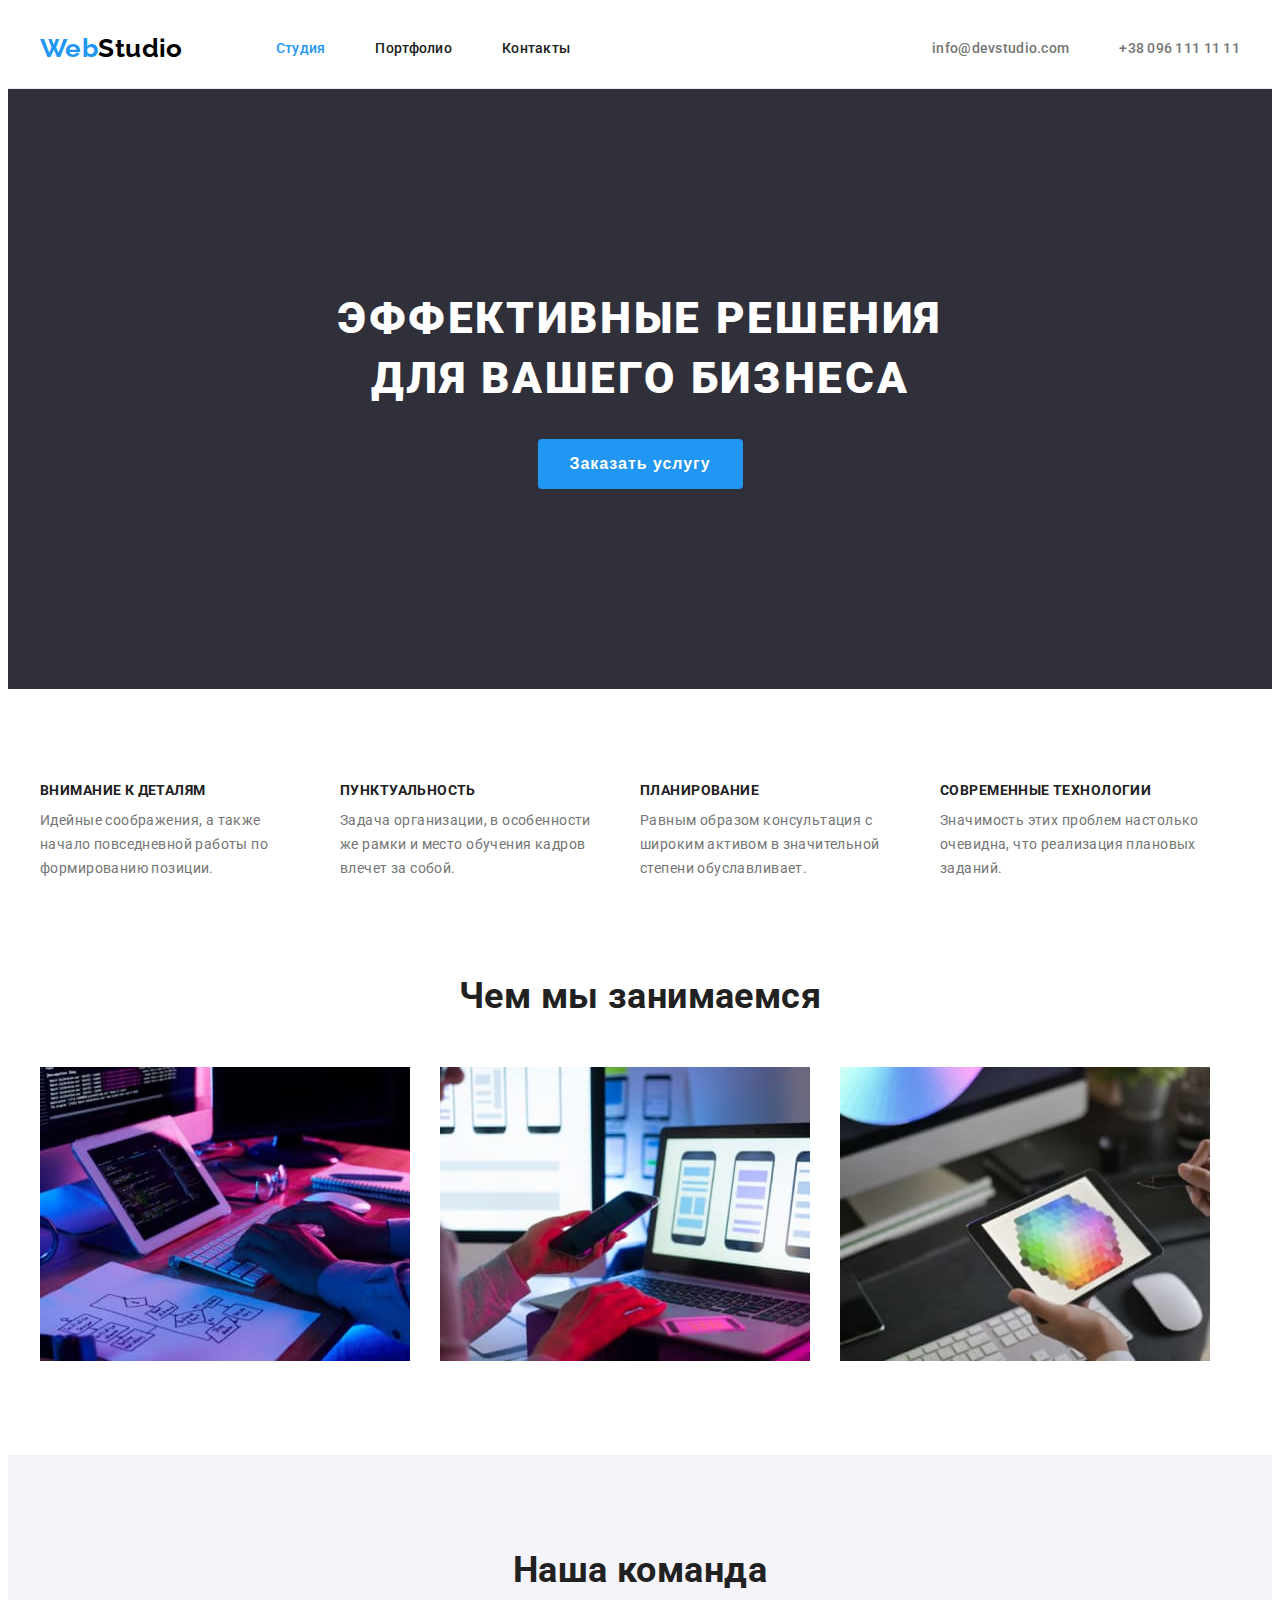
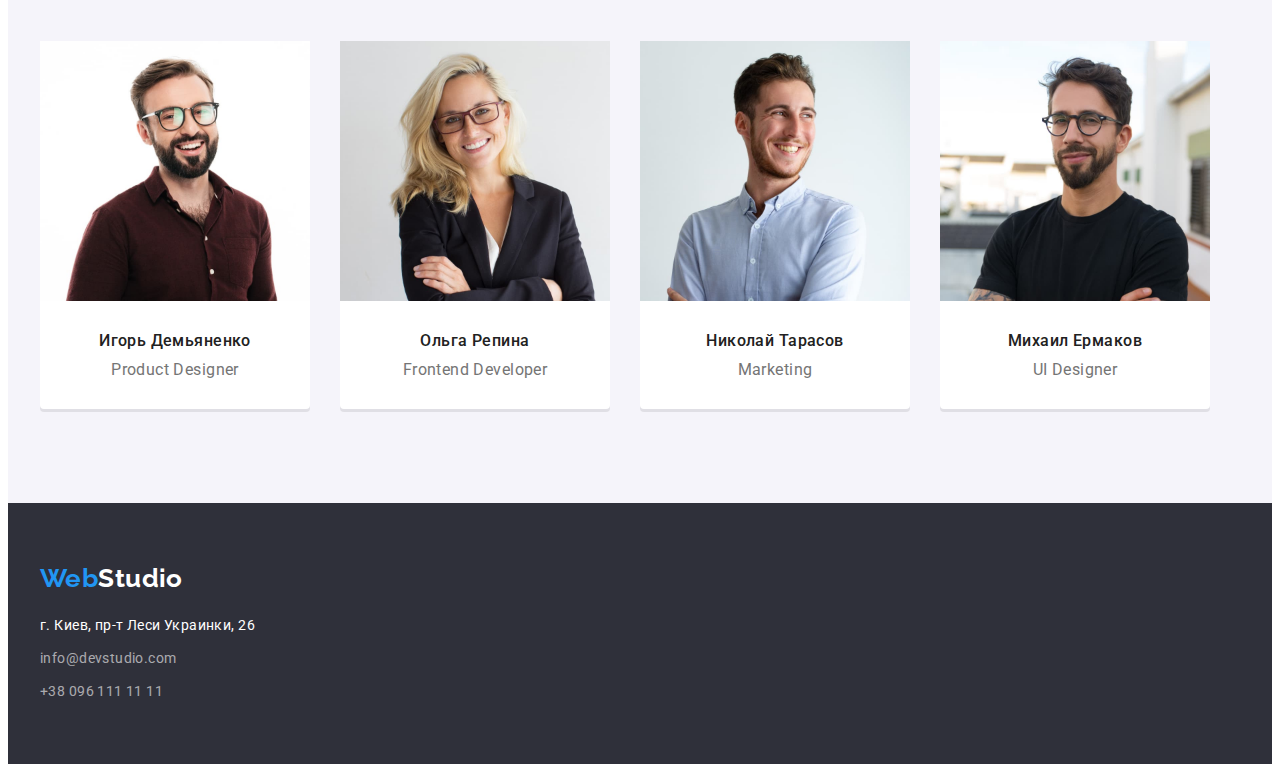
<file: index.html>
<!DOCTYPE html>
<html lang="ru">
  <head>
    <meta charset="UTF-8" />
    <meta http-equiv="X-UA-Compatible" content="IE=edge" />
    <meta name="viewport" content="width=device-width, initial-scale=1.0" />
    <link rel="preconnect" href="https://fonts.googleapis.com" />
    <link rel="preconnect" href="https://fonts.gstatic.com" crossorigin />
    <link
      href="https://fonts.googleapis.com/css2?family=Raleway:wght@700&family=Roboto:wght@400;500;700;900&display=swap"
      rel="stylesheet"
    />
    <link
      rel="stylesheet"
      href="https://cdnjs.cloudflare.com/ajax/libs/modern-normalize/1.1.0/modern-normalize.min.css"
      integrity="sha512-wpPYUAdjBVSE4KJnH1VR1HeZfpl1ub8YT/NKx4PuQ5NmX2tKuGu6U/JRp5y+Y8XG2tV+wKQpNHVUX03MfMFn9Q=="
      crossorigin="anonymous"
      referrerpolicy="no-referrer"
    />
    <link rel="stylesheet" href="./styles/styles.css" />
    <title>WebStudio</title>
  </head>
  <body>
    <header class="header">
      <div class="container">
        <nav class="header-nav">
          <a href="./index.html" class="header-logo"><span class="logo-web">Web</span>Studio</a>
          <ul class="list header-list">
            <li class="header-item"><a href="./index.html" class="link header-link current">Студия</a></li>
            <li class="header-item"><a href="./portfolio.html" class="link header-link">Портфолио</a></li>
            <li class="header-item"><a href="" class="link header-link">Контакты</a></li>
          </ul>
        </nav>
        <ul class="list header-contacts">
          <li class="header-item">
            <a href="mailto:info@devstudio.com" class="header-link mail link">info@devstudio.com</a>
          </li>
          <li class="header-item"><a href="tel:+380961111111" class="header-link link tel">+38 096 111 11 11</a></li>
        </ul>
      </div>
    </header>

    <main>
      <!--Шапка-->
      <section class="hero section">
        <div class="container hero-cont">
          <h1 class="hero-title">Эффективные решения для вашего бизнеса</h1>
          <button type="button" class="hero-btn">Заказать услугу</button>
        </div>
      </section>

      <!--Особенности-->
      <section class="excell section">
        <div class="container">
          <h2 class="visually-hidden">Особенности</h2>
          <ul class="excell-list list">
            <li class="excell-list-box">
              <h3 class="excell-sub-title">Внимание к деталям</h3>
              <p class="excell-text">
                Идейные соображения, а также начало повседневной работы по формированию позиции.
              </p>
            </li>
            <li class="excell-list-box">
              <h3 class="excell-sub-title">Пунктуальность</h3>
              <p class="excell-text">
                Задача организации, в особенности же рамки и место обучения кадров влечет за собой.
              </p>
            </li>
            <li class="excell-list-box">
              <h3 class="excell-sub-title">Планирование</h3>
              <p class="excell-text">
                Равным образом консультация с широким активом в значительной степени обуславливает.
              </p>
            </li>
            <li class="excell-list-box">
              <h3 class="excell-sub-title">Современные технологии</h3>
              <p class="excell-text">
                Значимость этих проблем настолько очевидна, что реализация плановых заданий.
              </p>
            </li>
          </ul>
        </div>
      </section>

      <!--Чем мы занимаемся-->
      <section class="about section">
        <div class="container">
          <h2 class="about-title">Чем мы занимаемся</h2>
          <ul class="list about-list">
            <li class="about-imgs"><img src="./images/box1.jpg" alt="Картинка 1" width="370" /></li>
            <li class="about-imgs"><img src="./images/box2.jpg" alt="Картинка 2" width="370" /></li>
            <li class="about-imgs"><img src="./images/box3.jpg" alt="Картинка 3" width="370" /></li>
          </ul>
        </div>
      </section>

      <!--Наша команда-->
      <section class="team section">
        <div class="container">
          <h2 class="team-title">Наша команда</h2>
          <ul class="team-list list">
            <li class="team-card">
              <img
                src="./images/team_member1.jpg"
                alt="Фото Игорь Демьяненко"
                class="team-img"
                width="270"
              />
              <h3 class="team-name">Игорь Демьяненко</h3>
              <p class="team-prof">Product Designer</p>
            </li>
            <li class="team-card">
              <img
                src="./images/team_member2.jpg"
                alt="Фото Ольга Репина"
                class="team-img"
                width="270"
              />
              <h3 class="team-name">Ольга Репина</h3>
              <p class="team-prof">Frontend Developer</p>
            </li>
            <li class="team-card">
              <img
                src="./images/team_member3.jpg"
                alt="Фото Николай Тарасов"
                class="team-img"
                width="270"
              />
              <h3 class="team-name">Николай Тарасов</h3>
              <p class="team-prof">Marketing</p>
            </li>
            <li class="team-card">
              <img
                src="./images/team_member4.jpg"
                alt="Фото Михаил Ермаков"
                class="team-img"
                width="270"
              />
              <h3 class="team-name">Михаил Ермаков</h3>
              <p class="team-prof">UI Designer</p>
            </li>
          </ul>
        </div>
      </section>
    </main>

    <footer class="footer">
      <div class="container">
        <a href="./index.html" class="footer-logo"><span class="logo-web">Web</span>Studio</a>
        <address class="address">
          <ul class="list">
            <li class="location">г. Киев, пр-т Леси Украинки, 26</li>
            <li>
              <a href="mailto:info@devstudio.com" class="footer-link link">info@devstudio.com</a>
            </li>
            <li><a href="tel:+380961111111" class="footer-link link">+38 096 111 11 11</a></li>
          </ul>
        </address>
      </div>
    </footer>
  </body>
</html>
</file>
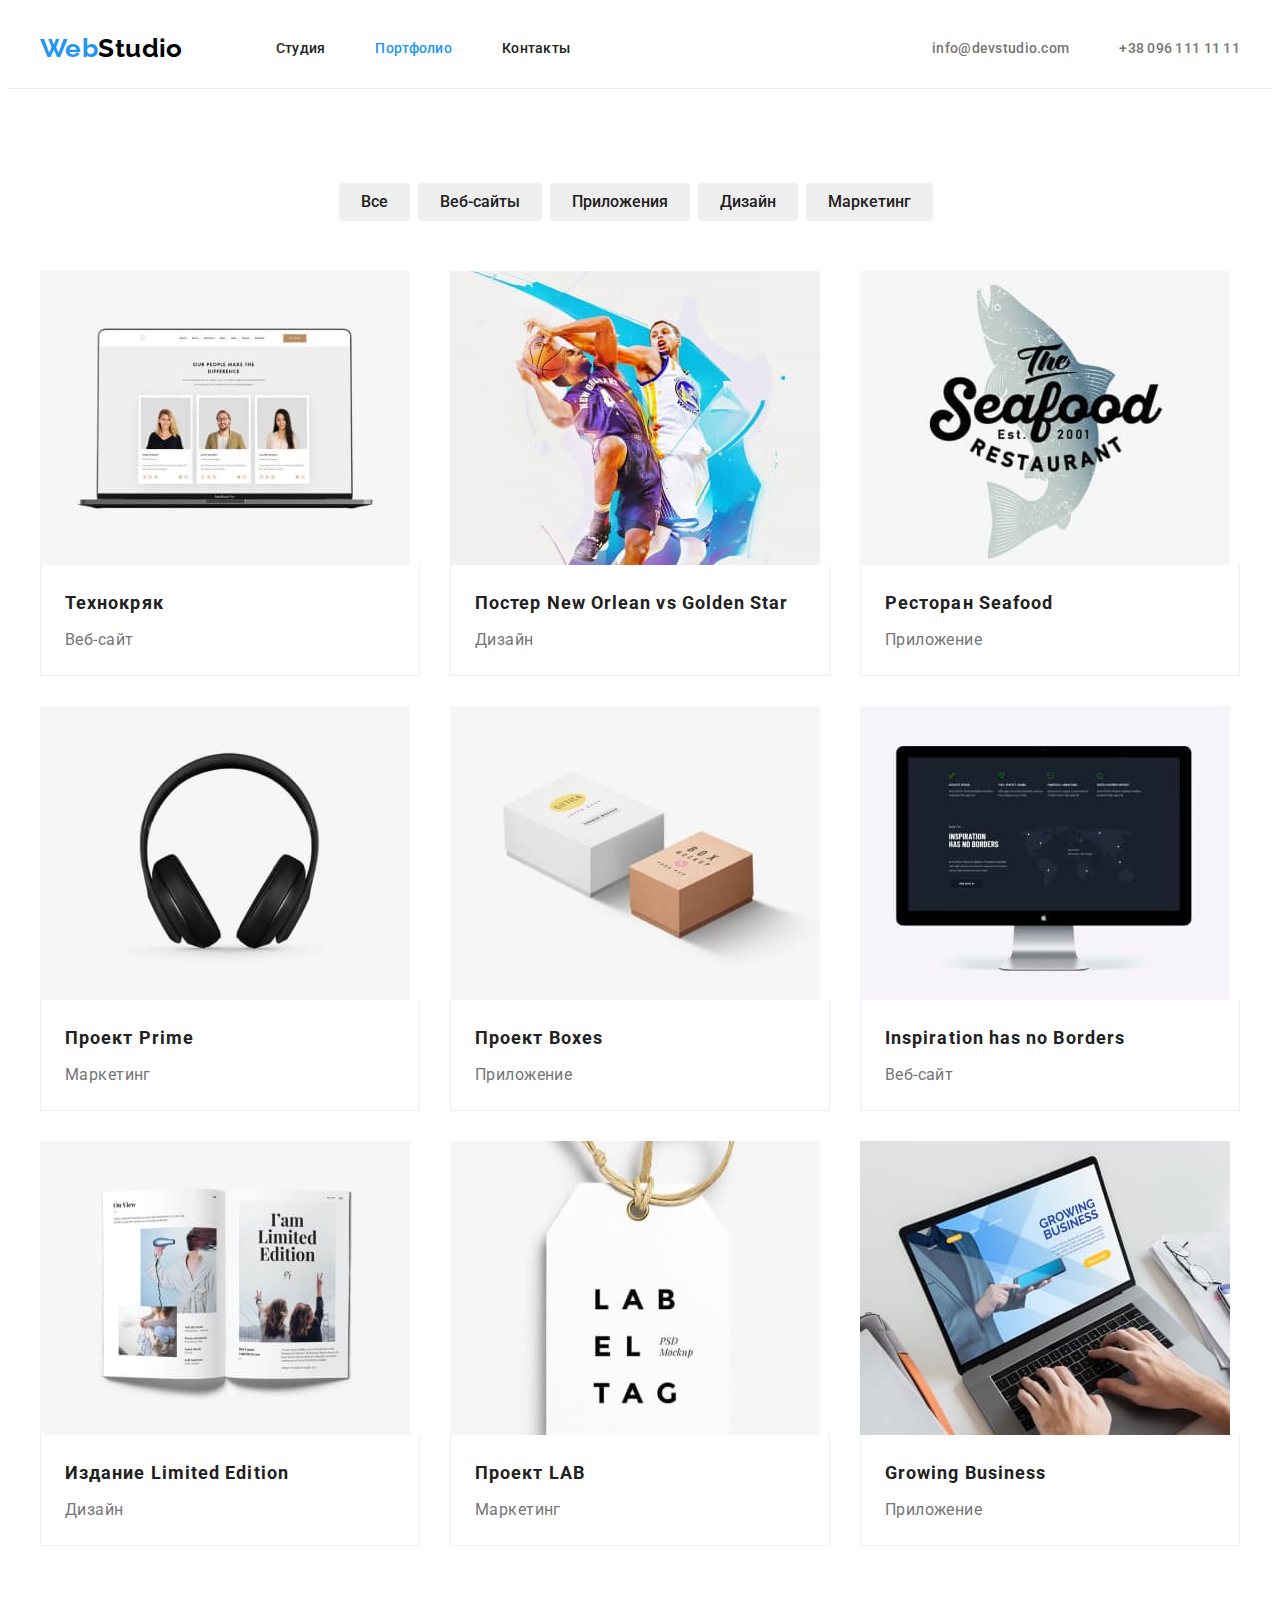
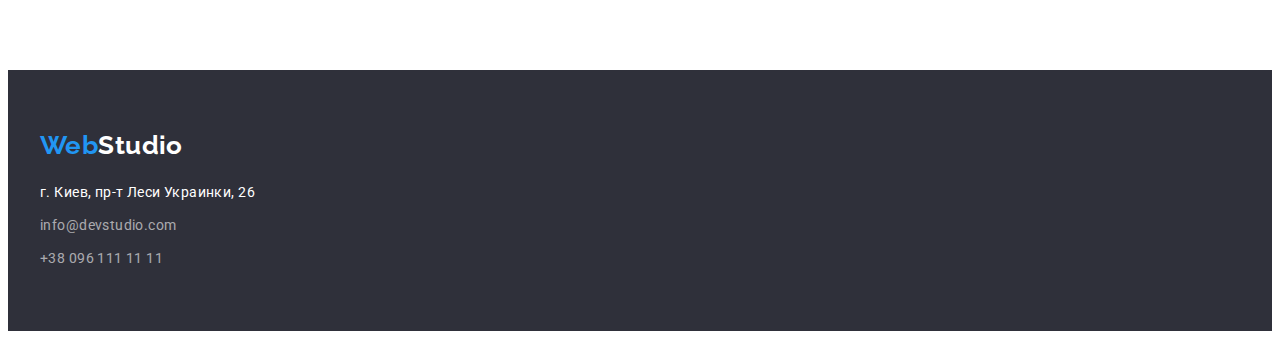
<file: portfolio.html>
<!DOCTYPE html>
<html lang="ru">
  <head>
    <meta charset="UTF-8" />
    <meta http-equiv="X-UA-Compatible" content="IE=edge" />
    <meta name="viewport" content="width=device-width, initial-scale=1.0" />
    <link rel="preconnect" href="https://fonts.googleapis.com" />
    <link rel="preconnect" href="https://fonts.gstatic.com" crossorigin />
    <link
      href="https://fonts.googleapis.com/css2?family=Raleway:wght@700&family=Roboto:wght@400;500;700;900&display=swap"
      rel="stylesheet"
    />
    <link
      rel="stylesheet"
      href="https://cdnjs.cloudflare.com/ajax/libs/modern-normalize/1.1.0/modern-normalize.min.css"
      integrity="sha512-wpPYUAdjBVSE4KJnH1VR1HeZfpl1ub8YT/NKx4PuQ5NmX2tKuGu6U/JRp5y+Y8XG2tV+wKQpNHVUX03MfMFn9Q=="
      crossorigin="anonymous"
      referrerpolicy="no-referrer"
    />
    <link rel="stylesheet" href="./styles/styles.css" />
    <title>WebStudio</title>
  </head>
  <body>
    <header class="header">
      <div class="container">
        <nav class="header-nav">
          <a href="./index.html" class="header-logo"><span class="logo-web">Web</span>Studio</a>
          <ul class="list header-list">
            <li class="header-item"><a href="./index.html" class="link header-link">Студия</a></li>
            <li class="header-item">
              <a href="./portfolio.html" class="link current header-link">Портфолио</a>
            </li>
            <li class="header-item"><a href="" class="link header-link">Контакты</a></li>
          </ul>
        </nav>
        <ul class="list header-contacts">
          <li class="header-item">
            <a href="mailto:info@devstudio.com" class="header-link mail link">info@devstudio.com</a>
          </li>
          <li class="header-item">
            <a href="tel:+380961111111" class="header-link link tel">+38 096 111 11 11</a>
          </li>
        </ul>
      </div>
    </header>

    <main>
      <h1 class="visually-hidden">Наши проэкты</h1>
      <section class="section">
        <div class="container">
          <!--Filters-->
          <ul class="list filters-btns">
            <li><button type="button" class="portf-btn">Все</button></li>
            <li><button type="button" class="portf-btn">Веб-сайты</button></li>
            <li><button type="button" class="portf-btn">Приложения</button></li>
            <li><button type="button" class="portf-btn">Дизайн</button></li>
            <li><button type="button" class="portf-btn">Маркетинг</button></li>
          </ul>
          <!--Projects-->
          <ul class="list projects-list">
            <li class="projects-item">
              <a>
                <img src="./images/portfolio/img-1.jpg" alt="Картинка" width="370" />
                <div class="projects-item-text">
                  <h2 class="projects-title">Технокряк</h2>
                  <p class="projects-type">Веб-сайт</p>
                </div>
              </a>
            </li>
            <li class="projects-item">
              <a>
                <img src="./images/portfolio/img-2.jpg" alt="Картинка" width="370" />
                <div class="projects-item-text">
                  <h2 class="projects-title">Постер New Orlean vs Golden Star</h2>
                  <p class="projects-type">Дизайн</p>
                </div>
              </a>
            </li>
            <li class="projects-item">
              <a>
                <img src="./images/portfolio/img-3.jpg" alt="Картинка" width="370" />
                <div class="projects-item-text">
                  <h2 class="projects-title">Ресторан Seafood</h2>
                  <p class="projects-type">Приложение</p>
                </div>
              </a>
            </li>
            <li class="projects-item">
              <a>
                <img src="./images/portfolio/img-4.jpg" alt="Картинка" width="370" />
                <div class="projects-item-text">
                  <h2 class="projects-title">Проект Prime</h2>
                  <p class="projects-type">Маркетинг</p>
                </div>
              </a>
            </li>
            <li class="projects-item">
              <a>
                <img src="./images/portfolio/img-5.jpg" alt="Картинка" width="370" />
                <div class="projects-item-text">
                  <h2 class="projects-title">Проект Boxes</h2>
                  <p class="projects-type">Приложение</p>
                </div>
              </a>
            </li>
            <li class="projects-item">
              <a>
                <img src="./images/portfolio/img-6.jpg" alt="Картинка" width="370" />
                <div class="projects-item-text">
                  <h2 class="projects-title">Inspiration has no Borders</h2>
                  <p class="projects-type">Веб-сайт</p>
                </div>
              </a>
            </li>
            <li class="projects-item">
              <a>
                <img src="./images/portfolio/img-7.jpg" alt="Картинка" width="370" />
                <div class="projects-item-text">
                  <h2 class="projects-title">Издание Limited Edition</h2>
                  <p class="projects-type">Дизайн</p>
                </div>
              </a>
            </li>
            <li class="projects-item">
              <a>
                <img src="./images/portfolio/img-8.jpg" alt="Картинка" width="370" />
                <div class="projects-item-text">
                  <h2 class="projects-title">Проект LAB</h2>
                  <p class="projects-type">Маркетинг</p>
                </div>
              </a>
            </li>
            <li class="projects-item">
              <a>
                <img src="./images/portfolio/img-9.jpg" alt="Картинка" width="370" />
                <div class="projects-item-text">
                  <h2 class="projects-title">Growing Business</h2>
                  <p class="projects-type">Приложение</p>
                </div>
              </a>
            </li>
          </ul>
        </div>
      </section>
    </main>

    <footer class="footer">
      <div class="container">
        <a href="./index.html" class="footer-logo"><span class="logo-web">Web</span>Studio</a>
        <address class="address">
          <ul class="list">
            <li class="location">г. Киев, пр-т Леси Украинки, 26</li>
            <li>
              <a href="mailto:info@devstudio.com" class="footer-link link">info@devstudio.com</a>
            </li>
            <li><a href="tel:+380961111111" class="footer-link link">+38 096 111 11 11</a></li>
          </ul>
        </address>
      </div>
    </footer>
  </body>
</html>
</file>
<file: styles/styles.css>
:root {
  --main-text-color: #212121;
  --secondary-text-color: #757575;
  --accent-color: #2196f3;
  --white-text-color: #ffffff;
  --black-color: #000000;
  --white-color: #ffffff;
  --section-grey-color: #f5f4fa;
  --footer-color: #2f303a;
}

p,
h1,
h2,
h3,
h4,
h5,
h6 {
  margin: 0;
}

ul,
ol {
  margin: 0;
  padding: 0;
  list-style: none;
}

button {
  cursor: pointer;
}

img {
  display: block;
}

body {
  font-family: 'Roboto', sans-serif;
  letter-spacing: 0.03em;
  font-size: 14px;
  background-color: var(--white-color);
  color: var(--main-text-color);
}

.container {
  width: 1200px;
  margin: 0 auto;
  padding-left: 15px;
  padding-right: 15px;
  /* outline: 1px solid red; */
}

.header-logo,
.footer-logo {
  text-decoration: none;
}

.link {
  text-decoration: none;
}

.link:hover,
.link:focus {
  color: var(--accent-color);
}

.section {
  padding: 94px 0;
}

address {
  font-style: normal;
}

.visually-hidden {
  position: absolute;
  white-space: nowrap;
  width: 1px;
  height: 1px;
  overflow: hidden;
  border: 0;
  padding: 0;
  clip: rect(0 0 0 0);
  clip-path: inset(50%);
  margin: -1px;
}

/* --------------------------------header------------------------------- */

.header {
  border-bottom: 1px solid #ececec;
}

.header .container {
  display: flex;
}

.header-nav {
  display: flex;
  align-items: center;
}

.header-list {
  display: flex;
}

.header-nav .header-item + .header-item {
  margin-left: 50px;
}

.header-contacts {
  display: flex;
  margin-left: auto;
}

.header-nav .link {
  display: block;
  padding: 32px 0;
}

.tel {
  margin-left: 50px;
}

.header-link {
  font-weight: 500;
  line-height: 16px;
  letter-spacing: 0.02em;
  color: var(--main-text-color);
  display: block;
  padding: 32px 0;
}

.current {
  color: var(--accent-color);
}

.header-logo {
  font-family: 'Raleway', sans-serif;
  font-style: normal;
  font-weight: 700;
  font-size: 26px;
  line-height: 1.19;
  color: var(--black-color);
  margin-right: 93px;
}

.logo-web {
  color: var(--accent-color);
}

.mail,
.tel {
  color: var(--secondary-text-color);
}

/* --------------------------------hero------------------------------- */

.hero {
  background-color: var(--footer-color);
  padding: 200px 0;
  text-align: center;
}

.hero-cont {
  justify-content: center;
}

.hero-title {
  font-weight: 900;
  font-size: 44px;
  line-height: 1.36;
  letter-spacing: 0.06em;
  text-transform: uppercase;
  color: var(--white-text-color);
  width: 696px;
  height: 120px;
  margin: auto;
}

.hero-btn {
  font-weight: 700;
  font-size: 16px;
  line-height: 1.87;
  letter-spacing: 0.06em;
  color: var(--white-text-color);
  background-color: var(--accent-color);
  padding: 10px 32px;
  border: none;
  border-radius: 4px;
  margin-top: 30px;
}

.hero-btn:hover,
.hero-btn:focus {
  color: var(--black-color);
}

/* --------------------------------excell------------------------------- */

.excell-list {
  display: flex;
}

.excell-list-box {
  max-width: 270px;
}

.excell-list-box:not(:last-child) {
  margin-right: 30px;
}

.excell-sub-title {
  font-size: 14px;
  font-weight: 700;
  line-height: 1.14;
  text-transform: uppercase;
  margin-bottom: 10px;
}

.excell-text {
  line-height: 1.71;
  letter-spacing: 0.03em;
  color: var(--secondary-text-color);
}

/* --------------------------------about------------------------------- */

.about {
  padding-top: 0;
}

.about-title {
  font-weight: 700;
  font-size: 36px;
  line-height: 1.17;
  text-align: center;
  margin-bottom: 50px;
}

.about-list {
  display: flex;
  margin-left: -30px;
}
.about-imgs {
  margin-left: 30px;
}
/* --------------------------------team------------------------------- */

.team {
  background-color: var(--section-grey-color);
}

.team-list {
  display: flex;
  margin-left: -30px;
}

.team-card {
  background-color: var(--white-color);
  margin-left: 30px;
  border-radius: 4px;
  box-shadow: 0px 3px 0px #e0dfe5;
}

.team-title {
  font-weight: 700;
  font-size: 36px;
  line-height: 1.17;
  text-align: center;
  margin-bottom: 50px;
}

.team-name {
  font-weight: 500;
  font-size: 16px;
  line-height: 1.19;
  text-align: center;
  margin-top: 30px;
  margin-bottom: 10px;
}

.team-prof {
  font-size: 16px;
  line-height: 1.19;
  text-align: center;
  color: var(--secondary-text-color);
  margin-bottom: 30px;
}

/* --------------------------------footer------------------------------- */

.footer {
  background-color: var(--footer-color);
  padding: 60px 0;
}

.footer-logo {
  font-family: 'Raleway', sans-serif;
  font-weight: 700;
  font-size: 26px;
  line-height: 1.19;
  color: var(--white-color);
  display: inline-block;
  margin-bottom: 20px;
}

.location {
  line-height: 1.71;
  color: var(--white-text-color);
}

.footer-link {
  line-height: 1.71;
  color: rgba(255, 255, 255, 0.6);
  display: block;
  margin-top: 9px;
}

/* --------------------------------portfolio------------------------------- */

.filters-btns {
  display: flex;
  justify-content: center;
}

.portf-btn {
  font-family: inherit;
  font-weight: 500;
  font-size: 16px;
  line-height: 1.62;
  text-align: center;
  color: var(--main-text-color);
  padding: 6px 22px;
  border: none;
  border-radius: 4px;
  margin-right: 8px;
}

.portf-btn:hover,
.portf-btn:focus {
  color: var(--white-color);
  background-color: var(--accent-color);
}

.projects-title {
  font-weight: 700;
  font-size: 18px;
  line-height: 2;
  letter-spacing: 0.06em;
  margin-bottom: 4px;
}

.projects-type {
  font-size: 16px;
  line-height: 1.88;
  color: var(--secondary-text-color);
}

.projects-list {
  display: flex;
  flex-wrap: wrap;
  margin-top: 50px;
  margin-left: -30px;
}

.projects-item {
  width: calc(100% / 3 - 30px);
  margin-left: 30px;
  margin-bottom: 30px;
}

.projects-item-text {
  padding: 20px 24px;
  border-bottom: 1px solid #eeeeee;
  border-left: 1px solid #eeeeee;
  border-right: 1px solid #eeeeee;
}

/* 
.gallery {
  padding-top: 130px;
  padding-bottom: 130px;
}

.gallery-pre-title {
  font-weight: 600;
  font-size: 11px;
  line-height: 1.36;
  letter-spacing: 0.1em;
  text-transform: uppercase;
  color: var(--pre-title-color);
  margin-bottom: 44px;
}

.gallery-list {
  display: flex;
  margin-left: -30px;
  margin-bottom: -30px;
}

.gallery-item {
  width: calc(100% / 4 - 30px);
  margin-left: 30px;
  margin-bottom: 30px;
} */
</file>
